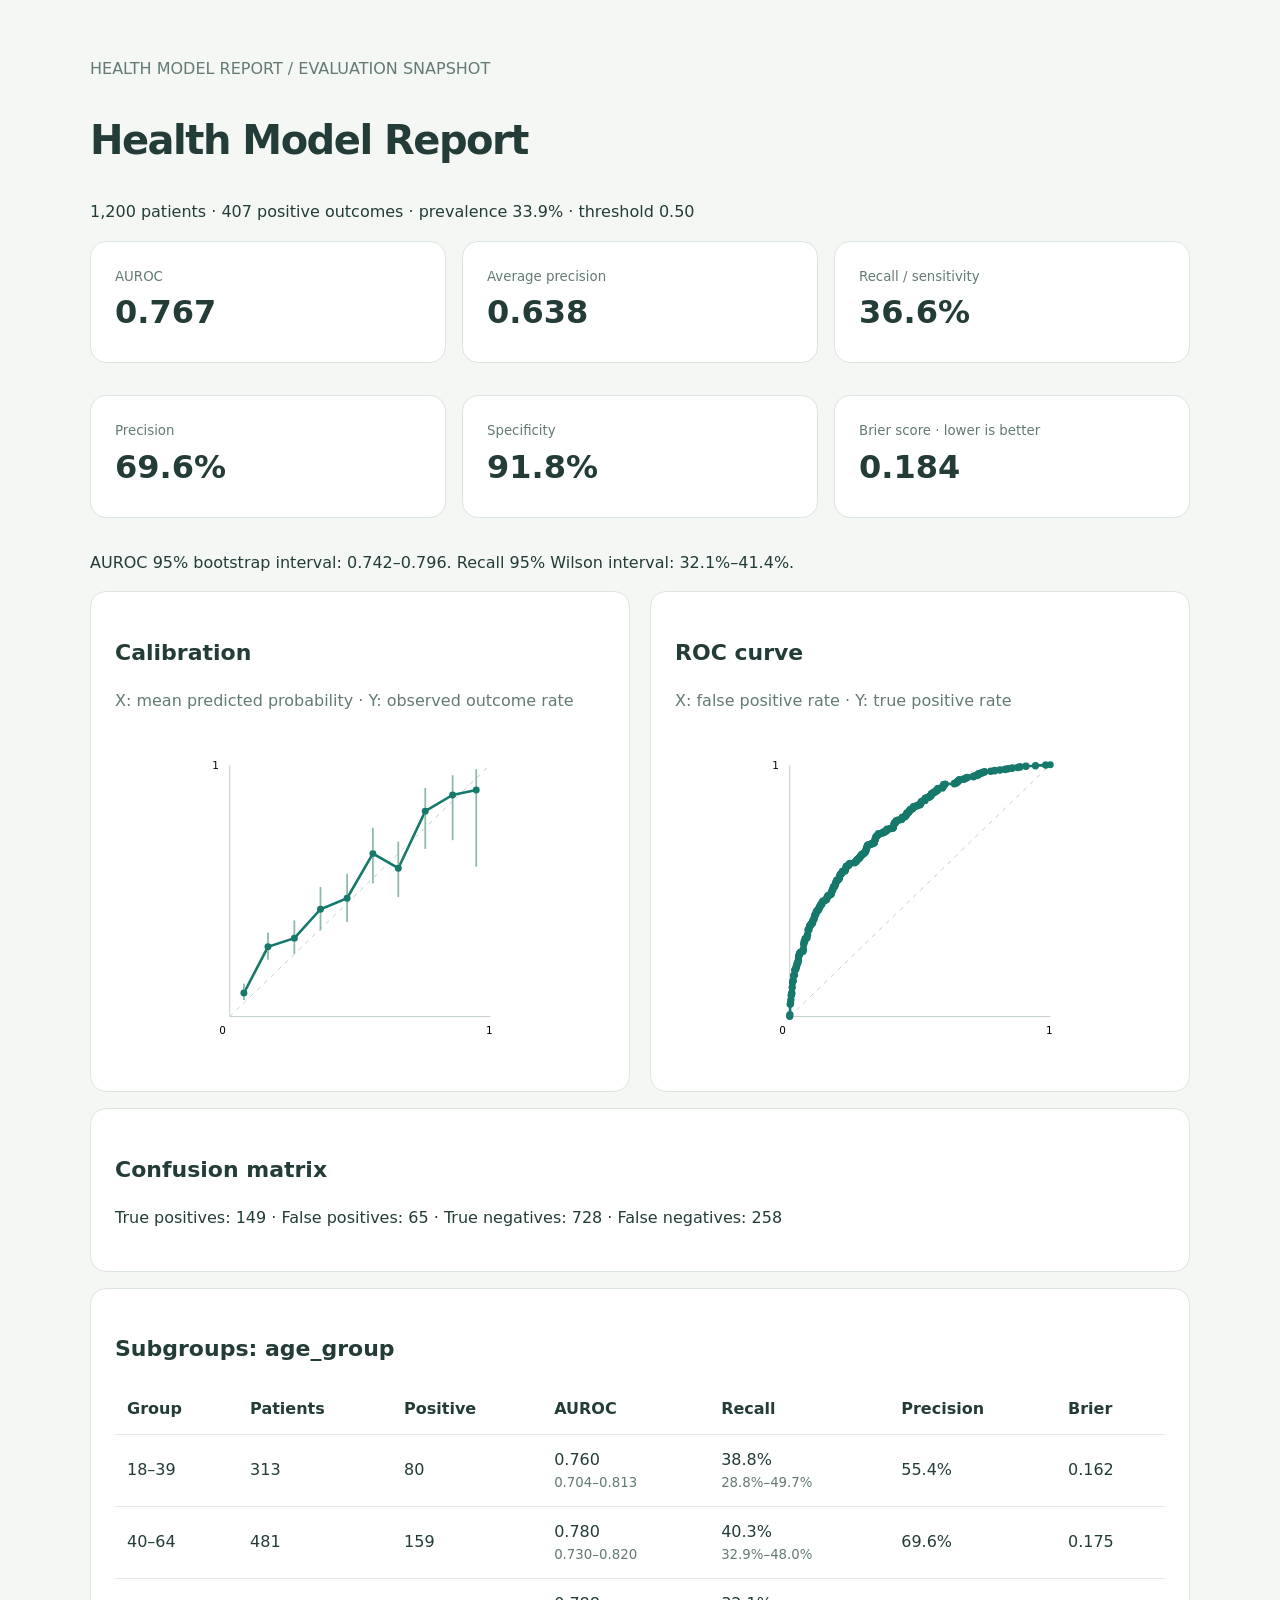
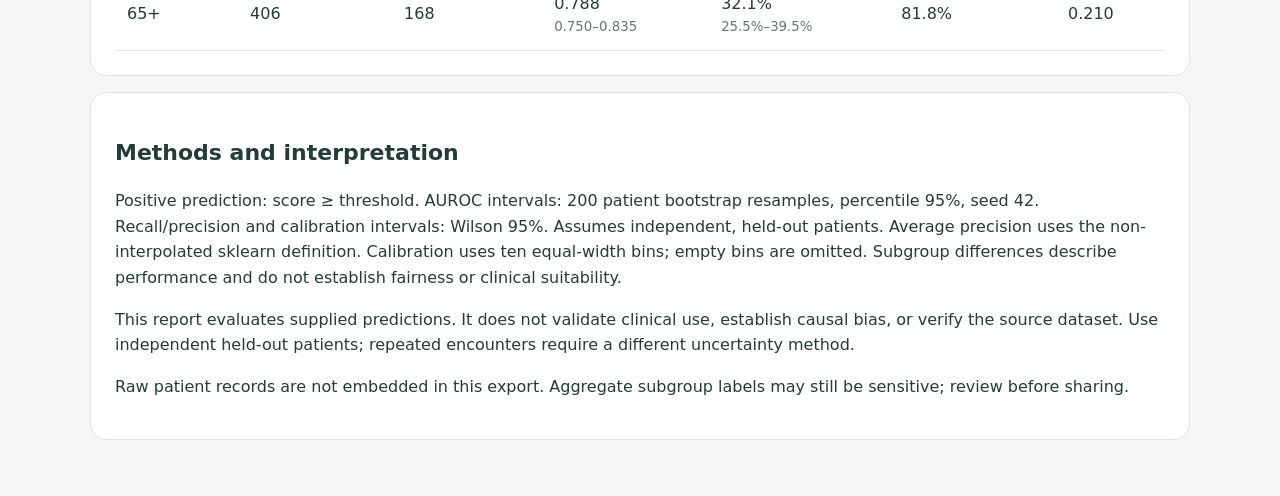
<file: examples/sample-report.html>
<!doctype html><html lang="en"><meta charset="utf-8"><meta name="viewport" content="width=device-width,initial-scale=1">
    <title>Health Model Report</title><style>
    *{box-sizing:border-box}body{font:16px/1.6 system-ui,sans-serif;color:#243c38;background:#f5f7f4;margin:0;padding:40px}main{max-width:1100px;margin:auto}h1{font-size:40px;letter-spacing:-1.5px}h2{font-size:22px}.grid{display:grid;grid-template-columns:repeat(3,1fr);gap:16px}.card,section{background:white;border:1px solid #dce4e0;border-radius:16px;padding:24px;margin-bottom:16px}small{display:block;color:#647a74}strong{display:block;font-size:32px}.charts{display:grid;grid-template-columns:1fr 1fr;gap:20px}svg{width:100%;max-height:330px}table{border-collapse:collapse;width:100%}td,th{padding:12px;text-align:left;border-bottom:1px solid #e4e9e5}.muted{color:#647a74}.table{overflow:auto}@media(max-width:650px){body{padding:18px}.grid,.charts{grid-template-columns:1fr}}@media print{body{background:white;padding:0}section{break-inside:avoid}}
    </style><main><p class="muted">HEALTH MODEL REPORT / EVALUATION SNAPSHOT</p><h1>Health Model Report</h1>
    <p>1,200 patients · 407 positive outcomes · prevalence 33.9% · threshold 0.50</p>
    <div class="grid"><div class="card"><small>AUROC</small><strong>0.767</strong></div><div class="card"><small>Average precision</small><strong>0.638</strong></div><div class="card"><small>Recall / sensitivity</small><strong>36.6%</strong></div><div class="card"><small>Precision</small><strong>69.6%</strong></div><div class="card"><small>Specificity</small><strong>91.8%</strong></div><div class="card"><small>Brier score · lower is better</small><strong>0.184</strong></div></div><p>AUROC 95% bootstrap interval: 0.742–0.796. Recall 95% Wilson interval: 32.1%–41.4%.</p>
    <div class="charts"><section><h2>Calibration</h2><p class="muted">X: mean predicted probability · Y: observed outcome rate</p><svg viewBox="0 0 380 380" role="img" aria-label="Calibration plot">
    <path d="M40 40V330H340" fill="none" stroke="#b9c8c5"/><path d="M40 330L340 40" stroke="#b9c8c5" stroke-dasharray="5 6"/>
    <polyline points="56.29,302.90 84.03,249.69 114.43,239.67 144.51,206.39 175.15,193.70 204.85,142.35 234.13,159.18 265.16,93.42 296.66,74.80 323.85,69.00" fill="none" stroke="#16796b" stroke-width="3"/><path d="M56.29 310.79V292.22" stroke="#8ab9a9" stroke-width="2"/><path d="M84.03 264.44V233.06" stroke="#8ab9a9" stroke-width="2"/><path d="M114.43 257.84V219.26" stroke="#8ab9a9" stroke-width="2"/><path d="M144.51 230.81V180.68" stroke="#8ab9a9" stroke-width="2"/><path d="M175.15 221.22V165.54" stroke="#8ab9a9" stroke-width="2"/><path d="M204.85 176.76V112.51" stroke="#8ab9a9" stroke-width="2"/><path d="M234.13 192.40V128.54" stroke="#8ab9a9" stroke-width="2"/><path d="M265.16 136.91V66.74" stroke="#8ab9a9" stroke-width="2"/><path d="M296.66 126.87V52.08" stroke="#8ab9a9" stroke-width="2"/><path d="M323.85 157.20V45.18" stroke="#8ab9a9" stroke-width="2"/><circle cx="56.29" cy="302.90" r="4" fill="#16796b"/><circle cx="84.03" cy="249.69" r="4" fill="#16796b"/><circle cx="114.43" cy="239.67" r="4" fill="#16796b"/><circle cx="144.51" cy="206.39" r="4" fill="#16796b"/><circle cx="175.15" cy="193.70" r="4" fill="#16796b"/><circle cx="204.85" cy="142.35" r="4" fill="#16796b"/><circle cx="234.13" cy="159.18" r="4" fill="#16796b"/><circle cx="265.16" cy="93.42" r="4" fill="#16796b"/><circle cx="296.66" cy="74.80" r="4" fill="#16796b"/><circle cx="323.85" cy="69.00" r="4" fill="#16796b"/>
    <text x="28" y="350" font-size="12">0</text><text x="335" y="350" font-size="12">1</text><text x="20" y="45" font-size="12">1</text>
    </svg></section>
    <section><h2>ROC curve</h2><p class="muted">X: false positive rate · Y: true positive rate</p><svg viewBox="0 0 380 380" role="img" aria-label="ROC curve">
    <path d="M40 40V330H340" fill="none" stroke="#b9c8c5"/><path d="M40 330L340 40" stroke="#b9c8c5" stroke-dasharray="5 6"/>
    <polyline points="40.00,330.00 40.00,329.29 40.00,327.86 40.38,327.86 40.38,315.75 40.76,315.75 40.76,314.32 41.13,314.32 41.13,310.76 41.51,310.76 41.51,305.77 41.89,305.77 41.89,304.35 42.27,304.35 42.27,302.92 42.65,302.92 42.65,296.51 43.03,296.51 43.03,290.81 43.40,290.81 43.40,289.39 43.78,289.39 43.78,288.67 44.16,288.67 44.16,282.97 44.92,282.97 44.92,282.26 45.67,282.26 45.67,276.56 46.05,276.56 46.05,275.85 46.81,275.85 46.81,275.14 47.19,275.14 47.19,273.00 47.57,273.00 47.57,272.29 47.94,272.29 47.94,271.57 48.32,271.57 48.32,268.72 49.08,268.72 49.08,268.01 49.46,268.01 49.46,266.58 49.84,266.58 49.84,263.73 50.21,263.73 50.21,260.17 50.59,260.17 50.59,259.46 50.97,259.46 50.97,258.03 51.35,258.03 51.35,257.32 51.73,257.32 51.73,256.61 52.48,256.61 52.48,255.90 53.24,255.90 53.24,255.18 55.51,255.18 55.51,252.33 55.89,252.33 55.89,246.63 56.27,246.63 56.27,243.78 57.40,243.78 57.40,240.22 58.92,240.22 58.92,239.51 60.05,239.51 60.05,235.95 60.81,235.95 60.81,230.25 62.32,230.25 62.32,227.40 62.70,227.40 62.70,225.97 63.46,225.97 63.46,224.55 64.21,224.55 64.21,223.83 64.97,223.83 64.97,223.12 65.35,223.12 65.35,222.41 66.48,222.41 66.48,219.56 66.86,219.56 66.86,218.85 67.62,218.85 67.62,217.42 68.37,217.42 68.37,213.86 69.13,213.86 69.13,212.43 70.26,212.43 70.26,209.58 71.02,209.58 71.02,208.16 72.91,208.16 72.91,206.02 73.67,206.02 73.67,205.31 74.05,205.31 74.05,203.88 74.80,203.88 74.80,202.46 75.56,202.46 75.56,201.03 77.07,201.03 77.07,198.18 78.21,198.18 78.21,196.76 80.48,196.76 80.48,196.04 81.24,196.04 81.24,195.33 82.37,195.33 82.37,194.62 82.75,194.62 82.75,192.48 83.51,192.48 83.51,191.06 84.64,191.06 84.64,190.34 85.78,190.34 85.78,189.63 87.29,189.63 87.29,188.92 88.05,188.92 88.05,186.07 88.80,186.07 88.80,183.93 89.94,183.93 89.94,181.08 90.32,181.08 90.32,180.37 91.83,180.37 91.83,178.94 92.21,178.94 92.21,178.23 92.59,178.23 92.59,176.09 93.34,176.09 93.34,174.67 93.72,174.67 93.72,173.24 94.85,173.24 94.85,172.53 95.99,172.53 95.99,171.82 96.75,171.82 96.75,170.39 97.50,170.39 97.50,167.54 97.88,167.54 97.88,166.83 98.26,166.83 98.26,166.12 99.02,166.12 99.02,165.41 99.77,165.41 99.77,164.69 100.53,164.69 100.53,162.56 103.56,162.56 103.56,161.84 103.93,161.84 103.93,161.13 104.31,161.13 104.31,159.71 104.69,159.71 104.69,157.57 105.07,157.57 105.07,156.86 106.58,156.86 106.58,156.14 108.10,156.14 108.10,154.72 108.85,154.72 108.85,154.00 109.23,154.00 109.23,153.29 114.53,153.29 114.53,152.58 115.28,152.58 115.28,151.87 116.42,151.87 116.42,150.44 117.55,150.44 117.55,149.02 118.69,149.02 118.69,148.30 119.45,148.30 119.45,147.59 120.58,147.59 120.58,146.88 120.96,146.88 120.96,145.45 122.09,145.45 122.09,144.74 122.47,144.74 122.47,143.32 123.98,143.32 123.98,142.60 125.50,142.60 125.50,141.89 125.88,141.89 125.88,141.18 127.01,141.18 127.01,139.75 127.77,139.75 127.77,137.62 128.15,137.62 128.15,136.19 128.52,136.19 128.52,135.48 128.90,135.48 128.90,134.77 129.28,134.77 129.28,133.34 129.66,133.34 129.66,132.63 130.79,132.63 130.79,131.92 133.82,131.92 133.82,131.20 134.58,131.20 134.58,130.49 137.23,130.49 137.23,129.78 137.60,129.78 137.60,126.93 138.36,126.93 138.36,126.22 138.74,126.22 138.74,123.37 139.50,123.37 139.50,122.65 140.25,122.65 140.25,121.94 140.63,121.94 140.63,121.23 141.77,121.23 141.77,120.52 142.14,120.52 142.14,119.09 145.93,119.09 145.93,118.38 148.58,118.38 148.58,116.95 150.47,116.95 150.47,116.24 151.60,116.24 151.60,114.82 151.98,114.82 151.98,114.10 155.38,114.10 155.38,113.39 158.79,113.39 158.79,112.68 159.55,112.68 159.55,109.83 159.92,109.83 159.92,108.40 160.30,108.40 160.30,106.98 161.82,106.98 161.82,106.27 162.19,106.27 162.19,104.84 163.33,104.84 163.33,104.13 165.22,104.13 165.22,103.42 169.00,103.42 169.00,101.99 169.38,101.99 169.38,100.57 172.03,100.57 172.03,99.85 172.79,99.85 172.79,99.14 173.54,99.14 173.54,98.43 174.30,98.43 174.30,97.00 174.68,97.00 174.68,95.58 176.57,95.58 176.57,94.15 177.70,94.15 177.70,92.73 178.84,92.73 178.84,91.30 180.73,91.30 180.73,90.59 181.87,90.59 181.87,89.88 182.24,89.88 182.24,88.45 183.38,88.45 183.38,87.74 186.41,87.74 186.41,87.03 187.92,87.03 187.92,86.31 190.19,86.31 190.19,85.60 190.57,85.60 190.57,84.89 190.95,84.89 190.95,83.46 191.32,83.46 191.32,82.75 192.08,82.75 192.08,82.04 193.22,82.04 193.22,81.33 195.86,81.33 195.86,78.48 197.76,78.48 197.76,77.76 200.40,77.76 200.40,77.05 200.78,77.05 200.78,76.34 202.67,76.34 202.67,74.20 203.05,74.20 203.05,73.49 204.19,73.49 204.19,72.78 205.32,72.78 205.32,72.06 206.08,72.06 206.08,71.35 207.97,71.35 207.97,69.93 210.24,69.93 210.24,67.79 210.62,67.79 210.62,67.08 215.91,67.08 215.91,64.94 217.05,64.94 217.05,62.80 218.94,62.80 218.94,62.09 229.53,62.09 229.53,61.38 231.80,61.38 231.80,60.66 232.18,60.66 232.18,59.95 233.69,59.95 233.69,58.53 234.83,58.53 234.83,57.81 235.21,57.81 235.21,57.10 240.13,57.10 240.13,56.39 241.64,56.39 241.64,55.68 243.15,55.68 243.15,54.96 244.67,54.96 244.67,54.25 251.48,54.25 251.48,52.83 254.50,52.83 254.50,52.11 257.15,52.11 257.15,50.69 257.53,50.69 257.53,49.98 260.55,49.98 260.55,49.26 262.07,49.26 262.07,48.55 264.34,48.55 264.34,47.84 271.53,47.84 271.53,47.13 276.07,47.13 276.07,46.41 282.12,46.41 282.12,45.70 288.17,45.70 288.17,44.99 291.58,44.99 291.58,44.28 296.12,44.28 296.12,43.56 302.55,43.56 302.55,42.85 305.20,42.85 305.20,42.14 312.01,42.14 312.01,41.43 322.98,41.43 322.98,40.71 334.70,40.71 334.70,40.00 340.00,40.00" fill="none" stroke="#16796b" stroke-width="3"/><circle cx="40.00" cy="330.00" r="4" fill="#16796b"/><circle cx="40.00" cy="329.29" r="4" fill="#16796b"/><circle cx="40.00" cy="327.86" r="4" fill="#16796b"/><circle cx="40.38" cy="327.86" r="4" fill="#16796b"/><circle cx="40.38" cy="315.75" r="4" fill="#16796b"/><circle cx="40.76" cy="315.75" r="4" fill="#16796b"/><circle cx="40.76" cy="314.32" r="4" fill="#16796b"/><circle cx="41.13" cy="314.32" r="4" fill="#16796b"/><circle cx="41.13" cy="310.76" r="4" fill="#16796b"/><circle cx="41.51" cy="310.76" r="4" fill="#16796b"/><circle cx="41.51" cy="305.77" r="4" fill="#16796b"/><circle cx="41.89" cy="305.77" r="4" fill="#16796b"/><circle cx="41.89" cy="304.35" r="4" fill="#16796b"/><circle cx="42.27" cy="304.35" r="4" fill="#16796b"/><circle cx="42.27" cy="302.92" r="4" fill="#16796b"/><circle cx="42.65" cy="302.92" r="4" fill="#16796b"/><circle cx="42.65" cy="296.51" r="4" fill="#16796b"/><circle cx="43.03" cy="296.51" r="4" fill="#16796b"/><circle cx="43.03" cy="290.81" r="4" fill="#16796b"/><circle cx="43.40" cy="290.81" r="4" fill="#16796b"/><circle cx="43.40" cy="289.39" r="4" fill="#16796b"/><circle cx="43.78" cy="289.39" r="4" fill="#16796b"/><circle cx="43.78" cy="288.67" r="4" fill="#16796b"/><circle cx="44.16" cy="288.67" r="4" fill="#16796b"/><circle cx="44.16" cy="282.97" r="4" fill="#16796b"/><circle cx="44.92" cy="282.97" r="4" fill="#16796b"/><circle cx="44.92" cy="282.26" r="4" fill="#16796b"/><circle cx="45.67" cy="282.26" r="4" fill="#16796b"/><circle cx="45.67" cy="276.56" r="4" fill="#16796b"/><circle cx="46.05" cy="276.56" r="4" fill="#16796b"/><circle cx="46.05" cy="275.85" r="4" fill="#16796b"/><circle cx="46.81" cy="275.85" r="4" fill="#16796b"/><circle cx="46.81" cy="275.14" r="4" fill="#16796b"/><circle cx="47.19" cy="275.14" r="4" fill="#16796b"/><circle cx="47.19" cy="273.00" r="4" fill="#16796b"/><circle cx="47.57" cy="273.00" r="4" fill="#16796b"/><circle cx="47.57" cy="272.29" r="4" fill="#16796b"/><circle cx="47.94" cy="272.29" r="4" fill="#16796b"/><circle cx="47.94" cy="271.57" r="4" fill="#16796b"/><circle cx="48.32" cy="271.57" r="4" fill="#16796b"/><circle cx="48.32" cy="268.72" r="4" fill="#16796b"/><circle cx="49.08" cy="268.72" r="4" fill="#16796b"/><circle cx="49.08" cy="268.01" r="4" fill="#16796b"/><circle cx="49.46" cy="268.01" r="4" fill="#16796b"/><circle cx="49.46" cy="266.58" r="4" fill="#16796b"/><circle cx="49.84" cy="266.58" r="4" fill="#16796b"/><circle cx="49.84" cy="263.73" r="4" fill="#16796b"/><circle cx="50.21" cy="263.73" r="4" fill="#16796b"/><circle cx="50.21" cy="260.17" r="4" fill="#16796b"/><circle cx="50.59" cy="260.17" r="4" fill="#16796b"/><circle cx="50.59" cy="259.46" r="4" fill="#16796b"/><circle cx="50.97" cy="259.46" r="4" fill="#16796b"/><circle cx="50.97" cy="258.03" r="4" fill="#16796b"/><circle cx="51.35" cy="258.03" r="4" fill="#16796b"/><circle cx="51.35" cy="257.32" r="4" fill="#16796b"/><circle cx="51.73" cy="257.32" r="4" fill="#16796b"/><circle cx="51.73" cy="256.61" r="4" fill="#16796b"/><circle cx="52.48" cy="256.61" r="4" fill="#16796b"/><circle cx="52.48" cy="255.90" r="4" fill="#16796b"/><circle cx="53.24" cy="255.90" r="4" fill="#16796b"/><circle cx="53.24" cy="255.18" r="4" fill="#16796b"/><circle cx="55.51" cy="255.18" r="4" fill="#16796b"/><circle cx="55.51" cy="252.33" r="4" fill="#16796b"/><circle cx="55.89" cy="252.33" r="4" fill="#16796b"/><circle cx="55.89" cy="246.63" r="4" fill="#16796b"/><circle cx="56.27" cy="246.63" r="4" fill="#16796b"/><circle cx="56.27" cy="243.78" r="4" fill="#16796b"/><circle cx="57.40" cy="243.78" r="4" fill="#16796b"/><circle cx="57.40" cy="240.22" r="4" fill="#16796b"/><circle cx="58.92" cy="240.22" r="4" fill="#16796b"/><circle cx="58.92" cy="239.51" r="4" fill="#16796b"/><circle cx="60.05" cy="239.51" r="4" fill="#16796b"/><circle cx="60.05" cy="235.95" r="4" fill="#16796b"/><circle cx="60.81" cy="235.95" r="4" fill="#16796b"/><circle cx="60.81" cy="230.25" r="4" fill="#16796b"/><circle cx="62.32" cy="230.25" r="4" fill="#16796b"/><circle cx="62.32" cy="227.40" r="4" fill="#16796b"/><circle cx="62.70" cy="227.40" r="4" fill="#16796b"/><circle cx="62.70" cy="225.97" r="4" fill="#16796b"/><circle cx="63.46" cy="225.97" r="4" fill="#16796b"/><circle cx="63.46" cy="224.55" r="4" fill="#16796b"/><circle cx="64.21" cy="224.55" r="4" fill="#16796b"/><circle cx="64.21" cy="223.83" r="4" fill="#16796b"/><circle cx="64.97" cy="223.83" r="4" fill="#16796b"/><circle cx="64.97" cy="223.12" r="4" fill="#16796b"/><circle cx="65.35" cy="223.12" r="4" fill="#16796b"/><circle cx="65.35" cy="222.41" r="4" fill="#16796b"/><circle cx="66.48" cy="222.41" r="4" fill="#16796b"/><circle cx="66.48" cy="219.56" r="4" fill="#16796b"/><circle cx="66.86" cy="219.56" r="4" fill="#16796b"/><circle cx="66.86" cy="218.85" r="4" fill="#16796b"/><circle cx="67.62" cy="218.85" r="4" fill="#16796b"/><circle cx="67.62" cy="217.42" r="4" fill="#16796b"/><circle cx="68.37" cy="217.42" r="4" fill="#16796b"/><circle cx="68.37" cy="213.86" r="4" fill="#16796b"/><circle cx="69.13" cy="213.86" r="4" fill="#16796b"/><circle cx="69.13" cy="212.43" r="4" fill="#16796b"/><circle cx="70.26" cy="212.43" r="4" fill="#16796b"/><circle cx="70.26" cy="209.58" r="4" fill="#16796b"/><circle cx="71.02" cy="209.58" r="4" fill="#16796b"/><circle cx="71.02" cy="208.16" r="4" fill="#16796b"/><circle cx="72.91" cy="208.16" r="4" fill="#16796b"/><circle cx="72.91" cy="206.02" r="4" fill="#16796b"/><circle cx="73.67" cy="206.02" r="4" fill="#16796b"/><circle cx="73.67" cy="205.31" r="4" fill="#16796b"/><circle cx="74.05" cy="205.31" r="4" fill="#16796b"/><circle cx="74.05" cy="203.88" r="4" fill="#16796b"/><circle cx="74.80" cy="203.88" r="4" fill="#16796b"/><circle cx="74.80" cy="202.46" r="4" fill="#16796b"/><circle cx="75.56" cy="202.46" r="4" fill="#16796b"/><circle cx="75.56" cy="201.03" r="4" fill="#16796b"/><circle cx="77.07" cy="201.03" r="4" fill="#16796b"/><circle cx="77.07" cy="198.18" r="4" fill="#16796b"/><circle cx="78.21" cy="198.18" r="4" fill="#16796b"/><circle cx="78.21" cy="196.76" r="4" fill="#16796b"/><circle cx="80.48" cy="196.76" r="4" fill="#16796b"/><circle cx="80.48" cy="196.04" r="4" fill="#16796b"/><circle cx="81.24" cy="196.04" r="4" fill="#16796b"/><circle cx="81.24" cy="195.33" r="4" fill="#16796b"/><circle cx="82.37" cy="195.33" r="4" fill="#16796b"/><circle cx="82.37" cy="194.62" r="4" fill="#16796b"/><circle cx="82.75" cy="194.62" r="4" fill="#16796b"/><circle cx="82.75" cy="192.48" r="4" fill="#16796b"/><circle cx="83.51" cy="192.48" r="4" fill="#16796b"/><circle cx="83.51" cy="191.06" r="4" fill="#16796b"/><circle cx="84.64" cy="191.06" r="4" fill="#16796b"/><circle cx="84.64" cy="190.34" r="4" fill="#16796b"/><circle cx="85.78" cy="190.34" r="4" fill="#16796b"/><circle cx="85.78" cy="189.63" r="4" fill="#16796b"/><circle cx="87.29" cy="189.63" r="4" fill="#16796b"/><circle cx="87.29" cy="188.92" r="4" fill="#16796b"/><circle cx="88.05" cy="188.92" r="4" fill="#16796b"/><circle cx="88.05" cy="186.07" r="4" fill="#16796b"/><circle cx="88.80" cy="186.07" r="4" fill="#16796b"/><circle cx="88.80" cy="183.93" r="4" fill="#16796b"/><circle cx="89.94" cy="183.93" r="4" fill="#16796b"/><circle cx="89.94" cy="181.08" r="4" fill="#16796b"/><circle cx="90.32" cy="181.08" r="4" fill="#16796b"/><circle cx="90.32" cy="180.37" r="4" fill="#16796b"/><circle cx="91.83" cy="180.37" r="4" fill="#16796b"/><circle cx="91.83" cy="178.94" r="4" fill="#16796b"/><circle cx="92.21" cy="178.94" r="4" fill="#16796b"/><circle cx="92.21" cy="178.23" r="4" fill="#16796b"/><circle cx="92.59" cy="178.23" r="4" fill="#16796b"/><circle cx="92.59" cy="176.09" r="4" fill="#16796b"/><circle cx="93.34" cy="176.09" r="4" fill="#16796b"/><circle cx="93.34" cy="174.67" r="4" fill="#16796b"/><circle cx="93.72" cy="174.67" r="4" fill="#16796b"/><circle cx="93.72" cy="173.24" r="4" fill="#16796b"/><circle cx="94.85" cy="173.24" r="4" fill="#16796b"/><circle cx="94.85" cy="172.53" r="4" fill="#16796b"/><circle cx="95.99" cy="172.53" r="4" fill="#16796b"/><circle cx="95.99" cy="171.82" r="4" fill="#16796b"/><circle cx="96.75" cy="171.82" r="4" fill="#16796b"/><circle cx="96.75" cy="170.39" r="4" fill="#16796b"/><circle cx="97.50" cy="170.39" r="4" fill="#16796b"/><circle cx="97.50" cy="167.54" r="4" fill="#16796b"/><circle cx="97.88" cy="167.54" r="4" fill="#16796b"/><circle cx="97.88" cy="166.83" r="4" fill="#16796b"/><circle cx="98.26" cy="166.83" r="4" fill="#16796b"/><circle cx="98.26" cy="166.12" r="4" fill="#16796b"/><circle cx="99.02" cy="166.12" r="4" fill="#16796b"/><circle cx="99.02" cy="165.41" r="4" fill="#16796b"/><circle cx="99.77" cy="165.41" r="4" fill="#16796b"/><circle cx="99.77" cy="164.69" r="4" fill="#16796b"/><circle cx="100.53" cy="164.69" r="4" fill="#16796b"/><circle cx="100.53" cy="162.56" r="4" fill="#16796b"/><circle cx="103.56" cy="162.56" r="4" fill="#16796b"/><circle cx="103.56" cy="161.84" r="4" fill="#16796b"/><circle cx="103.93" cy="161.84" r="4" fill="#16796b"/><circle cx="103.93" cy="161.13" r="4" fill="#16796b"/><circle cx="104.31" cy="161.13" r="4" fill="#16796b"/><circle cx="104.31" cy="159.71" r="4" fill="#16796b"/><circle cx="104.69" cy="159.71" r="4" fill="#16796b"/><circle cx="104.69" cy="157.57" r="4" fill="#16796b"/><circle cx="105.07" cy="157.57" r="4" fill="#16796b"/><circle cx="105.07" cy="156.86" r="4" fill="#16796b"/><circle cx="106.58" cy="156.86" r="4" fill="#16796b"/><circle cx="106.58" cy="156.14" r="4" fill="#16796b"/><circle cx="108.10" cy="156.14" r="4" fill="#16796b"/><circle cx="108.10" cy="154.72" r="4" fill="#16796b"/><circle cx="108.85" cy="154.72" r="4" fill="#16796b"/><circle cx="108.85" cy="154.00" r="4" fill="#16796b"/><circle cx="109.23" cy="154.00" r="4" fill="#16796b"/><circle cx="109.23" cy="153.29" r="4" fill="#16796b"/><circle cx="114.53" cy="153.29" r="4" fill="#16796b"/><circle cx="114.53" cy="152.58" r="4" fill="#16796b"/><circle cx="115.28" cy="152.58" r="4" fill="#16796b"/><circle cx="115.28" cy="151.87" r="4" fill="#16796b"/><circle cx="116.42" cy="151.87" r="4" fill="#16796b"/><circle cx="116.42" cy="150.44" r="4" fill="#16796b"/><circle cx="117.55" cy="150.44" r="4" fill="#16796b"/><circle cx="117.55" cy="149.02" r="4" fill="#16796b"/><circle cx="118.69" cy="149.02" r="4" fill="#16796b"/><circle cx="118.69" cy="148.30" r="4" fill="#16796b"/><circle cx="119.45" cy="148.30" r="4" fill="#16796b"/><circle cx="119.45" cy="147.59" r="4" fill="#16796b"/><circle cx="120.58" cy="147.59" r="4" fill="#16796b"/><circle cx="120.58" cy="146.88" r="4" fill="#16796b"/><circle cx="120.96" cy="146.88" r="4" fill="#16796b"/><circle cx="120.96" cy="145.45" r="4" fill="#16796b"/><circle cx="122.09" cy="145.45" r="4" fill="#16796b"/><circle cx="122.09" cy="144.74" r="4" fill="#16796b"/><circle cx="122.47" cy="144.74" r="4" fill="#16796b"/><circle cx="122.47" cy="143.32" r="4" fill="#16796b"/><circle cx="123.98" cy="143.32" r="4" fill="#16796b"/><circle cx="123.98" cy="142.60" r="4" fill="#16796b"/><circle cx="125.50" cy="142.60" r="4" fill="#16796b"/><circle cx="125.50" cy="141.89" r="4" fill="#16796b"/><circle cx="125.88" cy="141.89" r="4" fill="#16796b"/><circle cx="125.88" cy="141.18" r="4" fill="#16796b"/><circle cx="127.01" cy="141.18" r="4" fill="#16796b"/><circle cx="127.01" cy="139.75" r="4" fill="#16796b"/><circle cx="127.77" cy="139.75" r="4" fill="#16796b"/><circle cx="127.77" cy="137.62" r="4" fill="#16796b"/><circle cx="128.15" cy="137.62" r="4" fill="#16796b"/><circle cx="128.15" cy="136.19" r="4" fill="#16796b"/><circle cx="128.52" cy="136.19" r="4" fill="#16796b"/><circle cx="128.52" cy="135.48" r="4" fill="#16796b"/><circle cx="128.90" cy="135.48" r="4" fill="#16796b"/><circle cx="128.90" cy="134.77" r="4" fill="#16796b"/><circle cx="129.28" cy="134.77" r="4" fill="#16796b"/><circle cx="129.28" cy="133.34" r="4" fill="#16796b"/><circle cx="129.66" cy="133.34" r="4" fill="#16796b"/><circle cx="129.66" cy="132.63" r="4" fill="#16796b"/><circle cx="130.79" cy="132.63" r="4" fill="#16796b"/><circle cx="130.79" cy="131.92" r="4" fill="#16796b"/><circle cx="133.82" cy="131.92" r="4" fill="#16796b"/><circle cx="133.82" cy="131.20" r="4" fill="#16796b"/><circle cx="134.58" cy="131.20" r="4" fill="#16796b"/><circle cx="134.58" cy="130.49" r="4" fill="#16796b"/><circle cx="137.23" cy="130.49" r="4" fill="#16796b"/><circle cx="137.23" cy="129.78" r="4" fill="#16796b"/><circle cx="137.60" cy="129.78" r="4" fill="#16796b"/><circle cx="137.60" cy="126.93" r="4" fill="#16796b"/><circle cx="138.36" cy="126.93" r="4" fill="#16796b"/><circle cx="138.36" cy="126.22" r="4" fill="#16796b"/><circle cx="138.74" cy="126.22" r="4" fill="#16796b"/><circle cx="138.74" cy="123.37" r="4" fill="#16796b"/><circle cx="139.50" cy="123.37" r="4" fill="#16796b"/><circle cx="139.50" cy="122.65" r="4" fill="#16796b"/><circle cx="140.25" cy="122.65" r="4" fill="#16796b"/><circle cx="140.25" cy="121.94" r="4" fill="#16796b"/><circle cx="140.63" cy="121.94" r="4" fill="#16796b"/><circle cx="140.63" cy="121.23" r="4" fill="#16796b"/><circle cx="141.77" cy="121.23" r="4" fill="#16796b"/><circle cx="141.77" cy="120.52" r="4" fill="#16796b"/><circle cx="142.14" cy="120.52" r="4" fill="#16796b"/><circle cx="142.14" cy="119.09" r="4" fill="#16796b"/><circle cx="145.93" cy="119.09" r="4" fill="#16796b"/><circle cx="145.93" cy="118.38" r="4" fill="#16796b"/><circle cx="148.58" cy="118.38" r="4" fill="#16796b"/><circle cx="148.58" cy="116.95" r="4" fill="#16796b"/><circle cx="150.47" cy="116.95" r="4" fill="#16796b"/><circle cx="150.47" cy="116.24" r="4" fill="#16796b"/><circle cx="151.60" cy="116.24" r="4" fill="#16796b"/><circle cx="151.60" cy="114.82" r="4" fill="#16796b"/><circle cx="151.98" cy="114.82" r="4" fill="#16796b"/><circle cx="151.98" cy="114.10" r="4" fill="#16796b"/><circle cx="155.38" cy="114.10" r="4" fill="#16796b"/><circle cx="155.38" cy="113.39" r="4" fill="#16796b"/><circle cx="158.79" cy="113.39" r="4" fill="#16796b"/><circle cx="158.79" cy="112.68" r="4" fill="#16796b"/><circle cx="159.55" cy="112.68" r="4" fill="#16796b"/><circle cx="159.55" cy="109.83" r="4" fill="#16796b"/><circle cx="159.92" cy="109.83" r="4" fill="#16796b"/><circle cx="159.92" cy="108.40" r="4" fill="#16796b"/><circle cx="160.30" cy="108.40" r="4" fill="#16796b"/><circle cx="160.30" cy="106.98" r="4" fill="#16796b"/><circle cx="161.82" cy="106.98" r="4" fill="#16796b"/><circle cx="161.82" cy="106.27" r="4" fill="#16796b"/><circle cx="162.19" cy="106.27" r="4" fill="#16796b"/><circle cx="162.19" cy="104.84" r="4" fill="#16796b"/><circle cx="163.33" cy="104.84" r="4" fill="#16796b"/><circle cx="163.33" cy="104.13" r="4" fill="#16796b"/><circle cx="165.22" cy="104.13" r="4" fill="#16796b"/><circle cx="165.22" cy="103.42" r="4" fill="#16796b"/><circle cx="169.00" cy="103.42" r="4" fill="#16796b"/><circle cx="169.00" cy="101.99" r="4" fill="#16796b"/><circle cx="169.38" cy="101.99" r="4" fill="#16796b"/><circle cx="169.38" cy="100.57" r="4" fill="#16796b"/><circle cx="172.03" cy="100.57" r="4" fill="#16796b"/><circle cx="172.03" cy="99.85" r="4" fill="#16796b"/><circle cx="172.79" cy="99.85" r="4" fill="#16796b"/><circle cx="172.79" cy="99.14" r="4" fill="#16796b"/><circle cx="173.54" cy="99.14" r="4" fill="#16796b"/><circle cx="173.54" cy="98.43" r="4" fill="#16796b"/><circle cx="174.30" cy="98.43" r="4" fill="#16796b"/><circle cx="174.30" cy="97.00" r="4" fill="#16796b"/><circle cx="174.68" cy="97.00" r="4" fill="#16796b"/><circle cx="174.68" cy="95.58" r="4" fill="#16796b"/><circle cx="176.57" cy="95.58" r="4" fill="#16796b"/><circle cx="176.57" cy="94.15" r="4" fill="#16796b"/><circle cx="177.70" cy="94.15" r="4" fill="#16796b"/><circle cx="177.70" cy="92.73" r="4" fill="#16796b"/><circle cx="178.84" cy="92.73" r="4" fill="#16796b"/><circle cx="178.84" cy="91.30" r="4" fill="#16796b"/><circle cx="180.73" cy="91.30" r="4" fill="#16796b"/><circle cx="180.73" cy="90.59" r="4" fill="#16796b"/><circle cx="181.87" cy="90.59" r="4" fill="#16796b"/><circle cx="181.87" cy="89.88" r="4" fill="#16796b"/><circle cx="182.24" cy="89.88" r="4" fill="#16796b"/><circle cx="182.24" cy="88.45" r="4" fill="#16796b"/><circle cx="183.38" cy="88.45" r="4" fill="#16796b"/><circle cx="183.38" cy="87.74" r="4" fill="#16796b"/><circle cx="186.41" cy="87.74" r="4" fill="#16796b"/><circle cx="186.41" cy="87.03" r="4" fill="#16796b"/><circle cx="187.92" cy="87.03" r="4" fill="#16796b"/><circle cx="187.92" cy="86.31" r="4" fill="#16796b"/><circle cx="190.19" cy="86.31" r="4" fill="#16796b"/><circle cx="190.19" cy="85.60" r="4" fill="#16796b"/><circle cx="190.57" cy="85.60" r="4" fill="#16796b"/><circle cx="190.57" cy="84.89" r="4" fill="#16796b"/><circle cx="190.95" cy="84.89" r="4" fill="#16796b"/><circle cx="190.95" cy="83.46" r="4" fill="#16796b"/><circle cx="191.32" cy="83.46" r="4" fill="#16796b"/><circle cx="191.32" cy="82.75" r="4" fill="#16796b"/><circle cx="192.08" cy="82.75" r="4" fill="#16796b"/><circle cx="192.08" cy="82.04" r="4" fill="#16796b"/><circle cx="193.22" cy="82.04" r="4" fill="#16796b"/><circle cx="193.22" cy="81.33" r="4" fill="#16796b"/><circle cx="195.86" cy="81.33" r="4" fill="#16796b"/><circle cx="195.86" cy="78.48" r="4" fill="#16796b"/><circle cx="197.76" cy="78.48" r="4" fill="#16796b"/><circle cx="197.76" cy="77.76" r="4" fill="#16796b"/><circle cx="200.40" cy="77.76" r="4" fill="#16796b"/><circle cx="200.40" cy="77.05" r="4" fill="#16796b"/><circle cx="200.78" cy="77.05" r="4" fill="#16796b"/><circle cx="200.78" cy="76.34" r="4" fill="#16796b"/><circle cx="202.67" cy="76.34" r="4" fill="#16796b"/><circle cx="202.67" cy="74.20" r="4" fill="#16796b"/><circle cx="203.05" cy="74.20" r="4" fill="#16796b"/><circle cx="203.05" cy="73.49" r="4" fill="#16796b"/><circle cx="204.19" cy="73.49" r="4" fill="#16796b"/><circle cx="204.19" cy="72.78" r="4" fill="#16796b"/><circle cx="205.32" cy="72.78" r="4" fill="#16796b"/><circle cx="205.32" cy="72.06" r="4" fill="#16796b"/><circle cx="206.08" cy="72.06" r="4" fill="#16796b"/><circle cx="206.08" cy="71.35" r="4" fill="#16796b"/><circle cx="207.97" cy="71.35" r="4" fill="#16796b"/><circle cx="207.97" cy="69.93" r="4" fill="#16796b"/><circle cx="210.24" cy="69.93" r="4" fill="#16796b"/><circle cx="210.24" cy="67.79" r="4" fill="#16796b"/><circle cx="210.62" cy="67.79" r="4" fill="#16796b"/><circle cx="210.62" cy="67.08" r="4" fill="#16796b"/><circle cx="215.91" cy="67.08" r="4" fill="#16796b"/><circle cx="215.91" cy="64.94" r="4" fill="#16796b"/><circle cx="217.05" cy="64.94" r="4" fill="#16796b"/><circle cx="217.05" cy="62.80" r="4" fill="#16796b"/><circle cx="218.94" cy="62.80" r="4" fill="#16796b"/><circle cx="218.94" cy="62.09" r="4" fill="#16796b"/><circle cx="229.53" cy="62.09" r="4" fill="#16796b"/><circle cx="229.53" cy="61.38" r="4" fill="#16796b"/><circle cx="231.80" cy="61.38" r="4" fill="#16796b"/><circle cx="231.80" cy="60.66" r="4" fill="#16796b"/><circle cx="232.18" cy="60.66" r="4" fill="#16796b"/><circle cx="232.18" cy="59.95" r="4" fill="#16796b"/><circle cx="233.69" cy="59.95" r="4" fill="#16796b"/><circle cx="233.69" cy="58.53" r="4" fill="#16796b"/><circle cx="234.83" cy="58.53" r="4" fill="#16796b"/><circle cx="234.83" cy="57.81" r="4" fill="#16796b"/><circle cx="235.21" cy="57.81" r="4" fill="#16796b"/><circle cx="235.21" cy="57.10" r="4" fill="#16796b"/><circle cx="240.13" cy="57.10" r="4" fill="#16796b"/><circle cx="240.13" cy="56.39" r="4" fill="#16796b"/><circle cx="241.64" cy="56.39" r="4" fill="#16796b"/><circle cx="241.64" cy="55.68" r="4" fill="#16796b"/><circle cx="243.15" cy="55.68" r="4" fill="#16796b"/><circle cx="243.15" cy="54.96" r="4" fill="#16796b"/><circle cx="244.67" cy="54.96" r="4" fill="#16796b"/><circle cx="244.67" cy="54.25" r="4" fill="#16796b"/><circle cx="251.48" cy="54.25" r="4" fill="#16796b"/><circle cx="251.48" cy="52.83" r="4" fill="#16796b"/><circle cx="254.50" cy="52.83" r="4" fill="#16796b"/><circle cx="254.50" cy="52.11" r="4" fill="#16796b"/><circle cx="257.15" cy="52.11" r="4" fill="#16796b"/><circle cx="257.15" cy="50.69" r="4" fill="#16796b"/><circle cx="257.53" cy="50.69" r="4" fill="#16796b"/><circle cx="257.53" cy="49.98" r="4" fill="#16796b"/><circle cx="260.55" cy="49.98" r="4" fill="#16796b"/><circle cx="260.55" cy="49.26" r="4" fill="#16796b"/><circle cx="262.07" cy="49.26" r="4" fill="#16796b"/><circle cx="262.07" cy="48.55" r="4" fill="#16796b"/><circle cx="264.34" cy="48.55" r="4" fill="#16796b"/><circle cx="264.34" cy="47.84" r="4" fill="#16796b"/><circle cx="271.53" cy="47.84" r="4" fill="#16796b"/><circle cx="271.53" cy="47.13" r="4" fill="#16796b"/><circle cx="276.07" cy="47.13" r="4" fill="#16796b"/><circle cx="276.07" cy="46.41" r="4" fill="#16796b"/><circle cx="282.12" cy="46.41" r="4" fill="#16796b"/><circle cx="282.12" cy="45.70" r="4" fill="#16796b"/><circle cx="288.17" cy="45.70" r="4" fill="#16796b"/><circle cx="288.17" cy="44.99" r="4" fill="#16796b"/><circle cx="291.58" cy="44.99" r="4" fill="#16796b"/><circle cx="291.58" cy="44.28" r="4" fill="#16796b"/><circle cx="296.12" cy="44.28" r="4" fill="#16796b"/><circle cx="296.12" cy="43.56" r="4" fill="#16796b"/><circle cx="302.55" cy="43.56" r="4" fill="#16796b"/><circle cx="302.55" cy="42.85" r="4" fill="#16796b"/><circle cx="305.20" cy="42.85" r="4" fill="#16796b"/><circle cx="305.20" cy="42.14" r="4" fill="#16796b"/><circle cx="312.01" cy="42.14" r="4" fill="#16796b"/><circle cx="312.01" cy="41.43" r="4" fill="#16796b"/><circle cx="322.98" cy="41.43" r="4" fill="#16796b"/><circle cx="322.98" cy="40.71" r="4" fill="#16796b"/><circle cx="334.70" cy="40.71" r="4" fill="#16796b"/><circle cx="334.70" cy="40.00" r="4" fill="#16796b"/><circle cx="340.00" cy="40.00" r="4" fill="#16796b"/>
    <text x="28" y="350" font-size="12">0</text><text x="335" y="350" font-size="12">1</text><text x="20" y="45" font-size="12">1</text>
    </svg></section></div>
    <section><h2>Confusion matrix</h2><p>True positives: 149 · False positives: 65 · True negatives: 728 · False negatives: 258</p></section>
    <section><h2>Subgroups: age_group</h2><div class="table"><table><thead><tr><th>Group</th><th>Patients</th><th>Positive</th><th>AUROC</th><th>Recall</th><th>Precision</th><th>Brier</th></tr></thead><tbody><tr><td>18–39</td><td>313</td><td>80</td><td>0.760<small>0.704–0.813</small></td><td>38.8%<small>28.8%–49.7%</small></td><td>55.4%</td><td>0.162</td></tr><tr><td>40–64</td><td>481</td><td>159</td><td>0.780<small>0.730–0.820</small></td><td>40.3%<small>32.9%–48.0%</small></td><td>69.6%</td><td>0.175</td></tr><tr><td>65+</td><td>406</td><td>168</td><td>0.788<small>0.750–0.835</small></td><td>32.1%<small>25.5%–39.5%</small></td><td>81.8%</td><td>0.210</td></tr></tbody></table></div></section>
    <section><h2>Methods and interpretation</h2><p>Positive prediction: score ≥ threshold. AUROC intervals: 200 patient bootstrap resamples, percentile 95%, seed 42. Recall/precision and calibration intervals: Wilson 95%. Assumes independent, held-out patients. Average precision uses the non-interpolated sklearn definition. Calibration uses ten equal-width bins; empty bins are omitted. Subgroup differences describe performance and do not establish fairness or clinical suitability.</p><p>This report evaluates supplied predictions. It does not validate clinical use, establish causal bias, or verify the source dataset. Use independent held-out patients; repeated encounters require a different uncertainty method.</p><p>Raw patient records are not embedded in this export. Aggregate subgroup labels may still be sensitive; review before sharing.</p></section></main></html>
</file>
